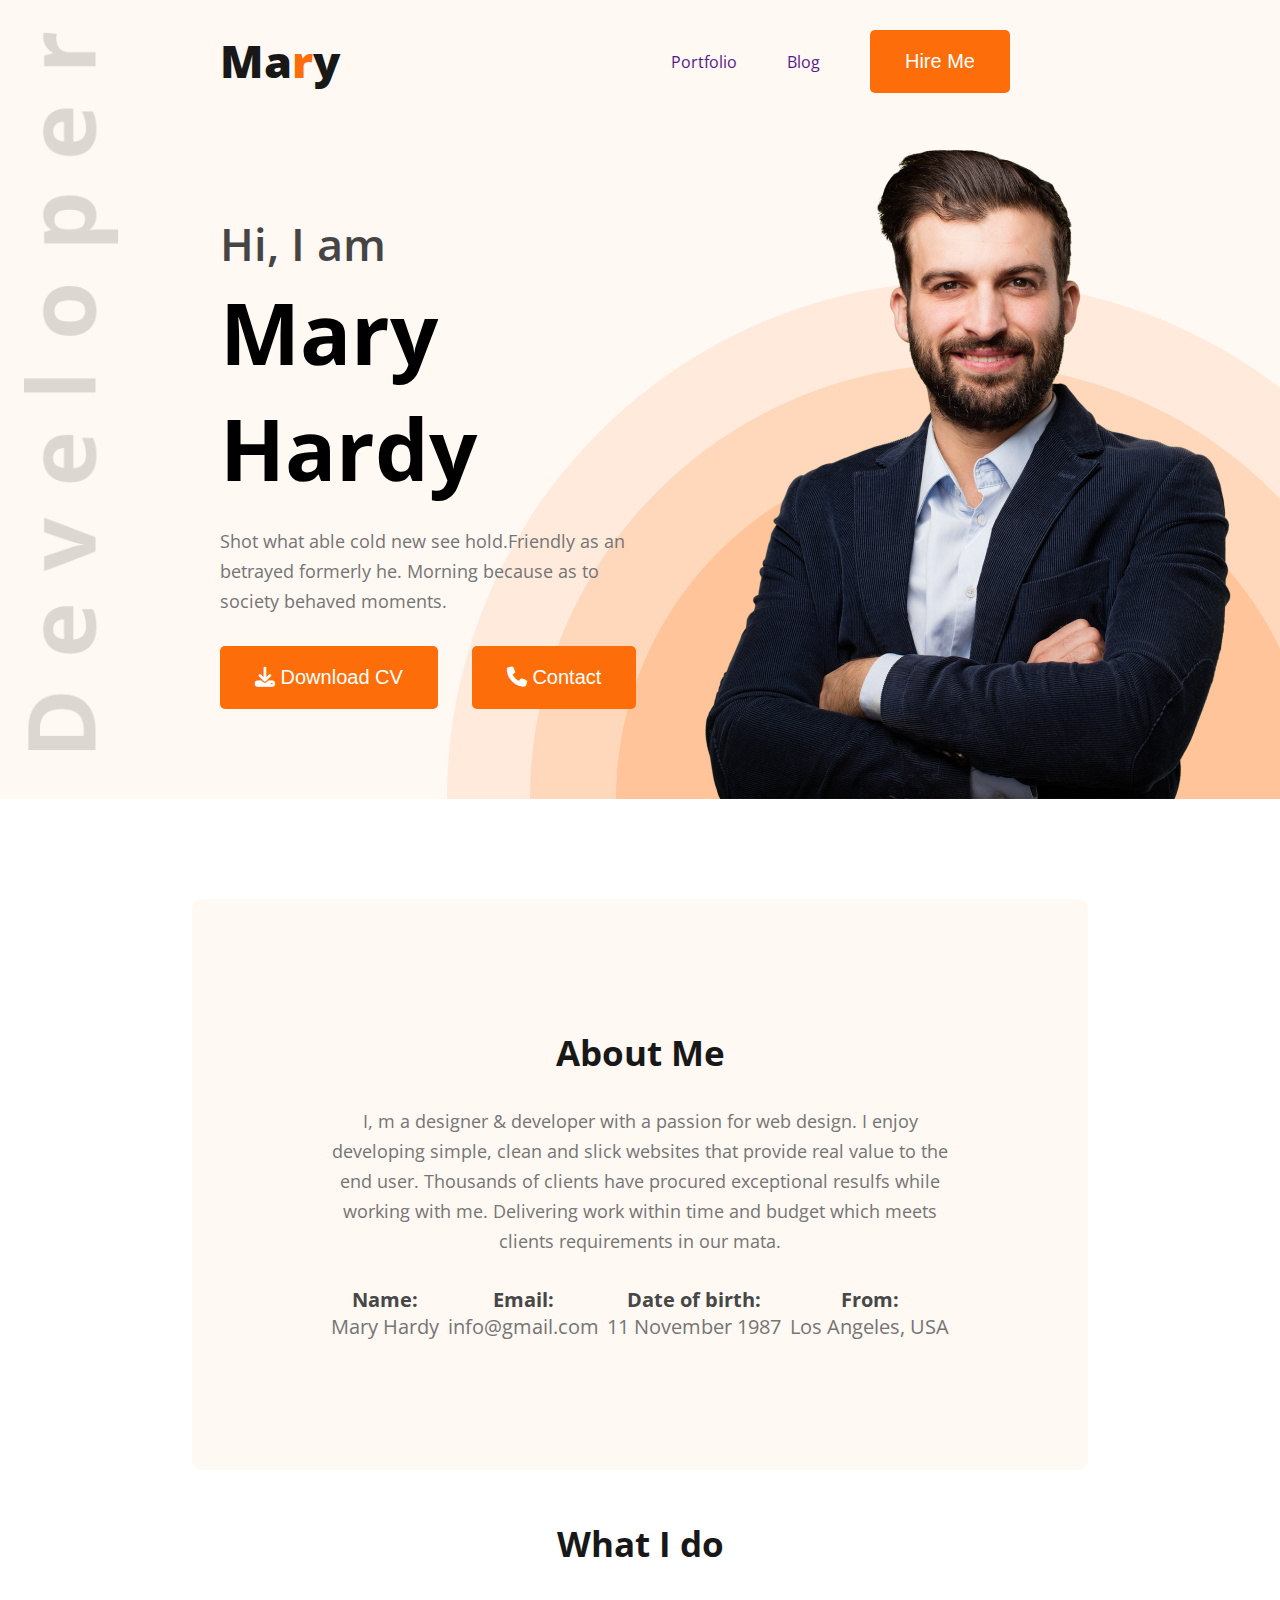
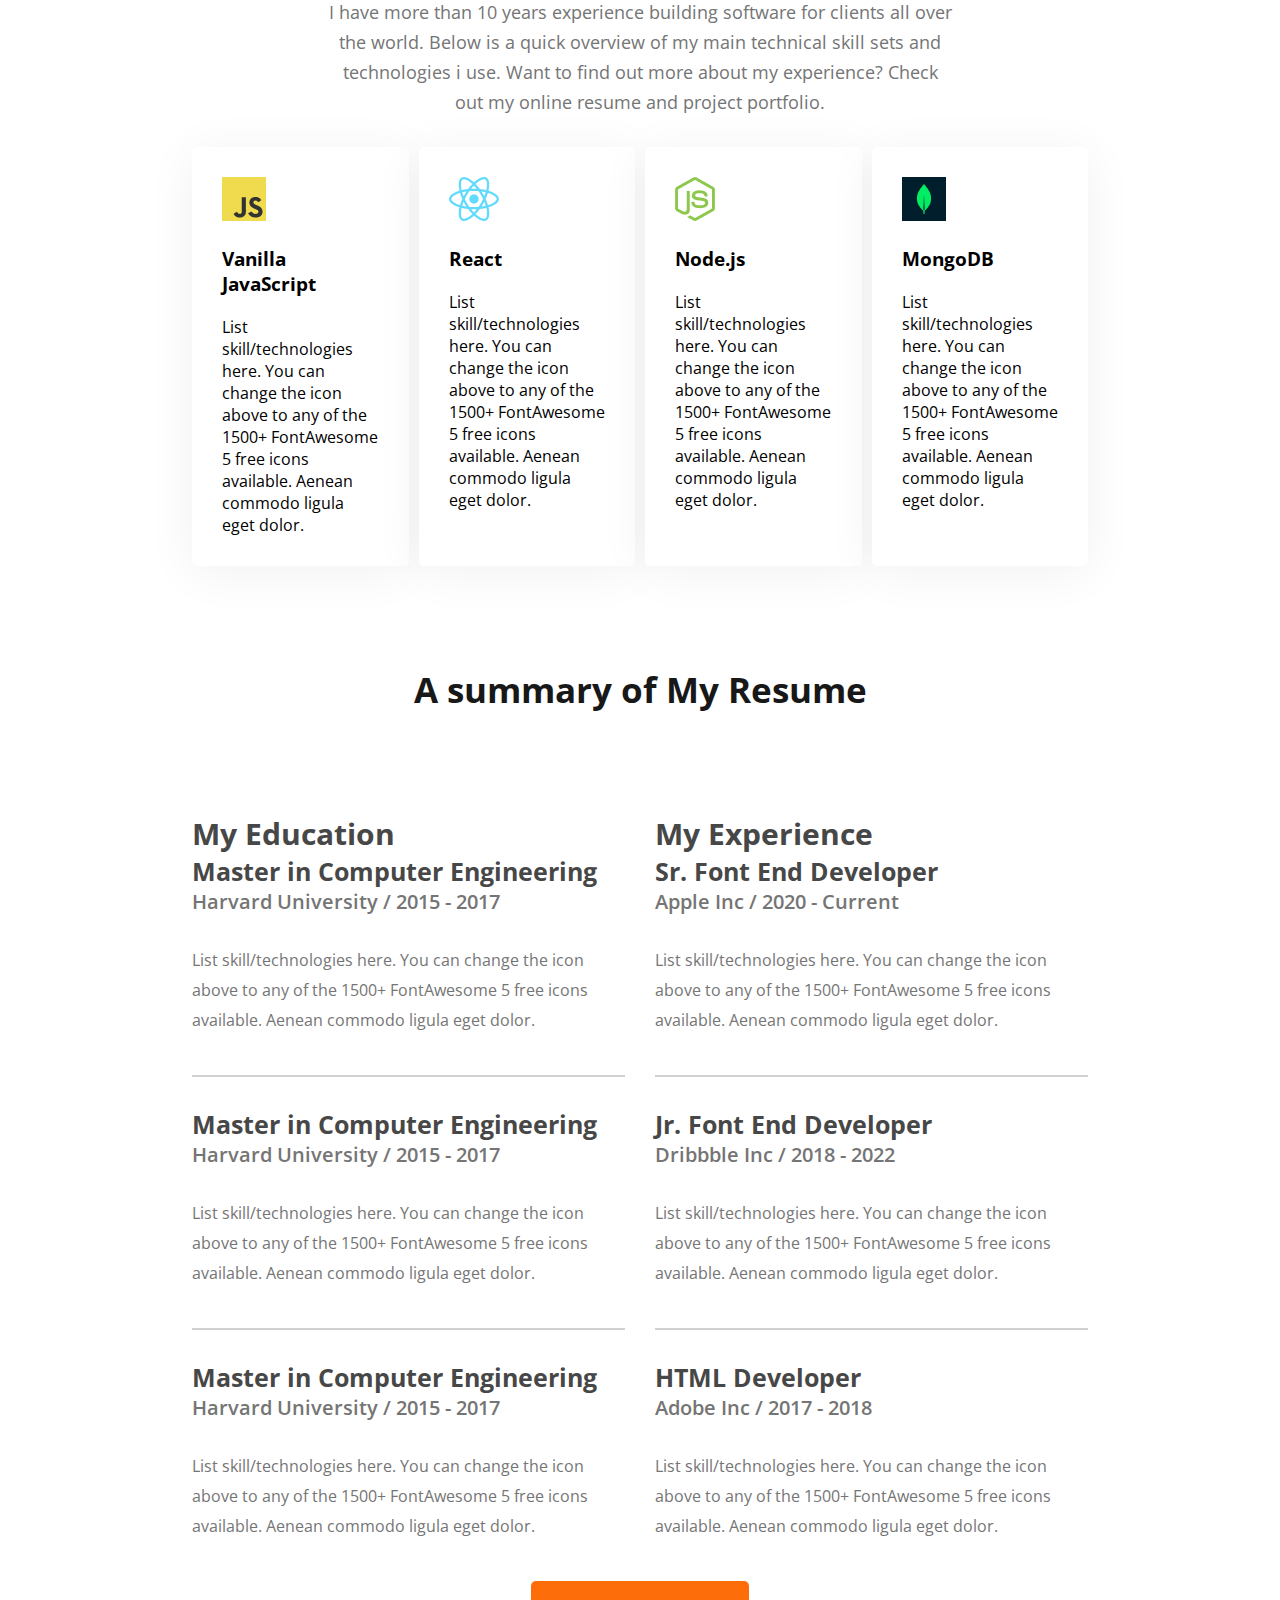
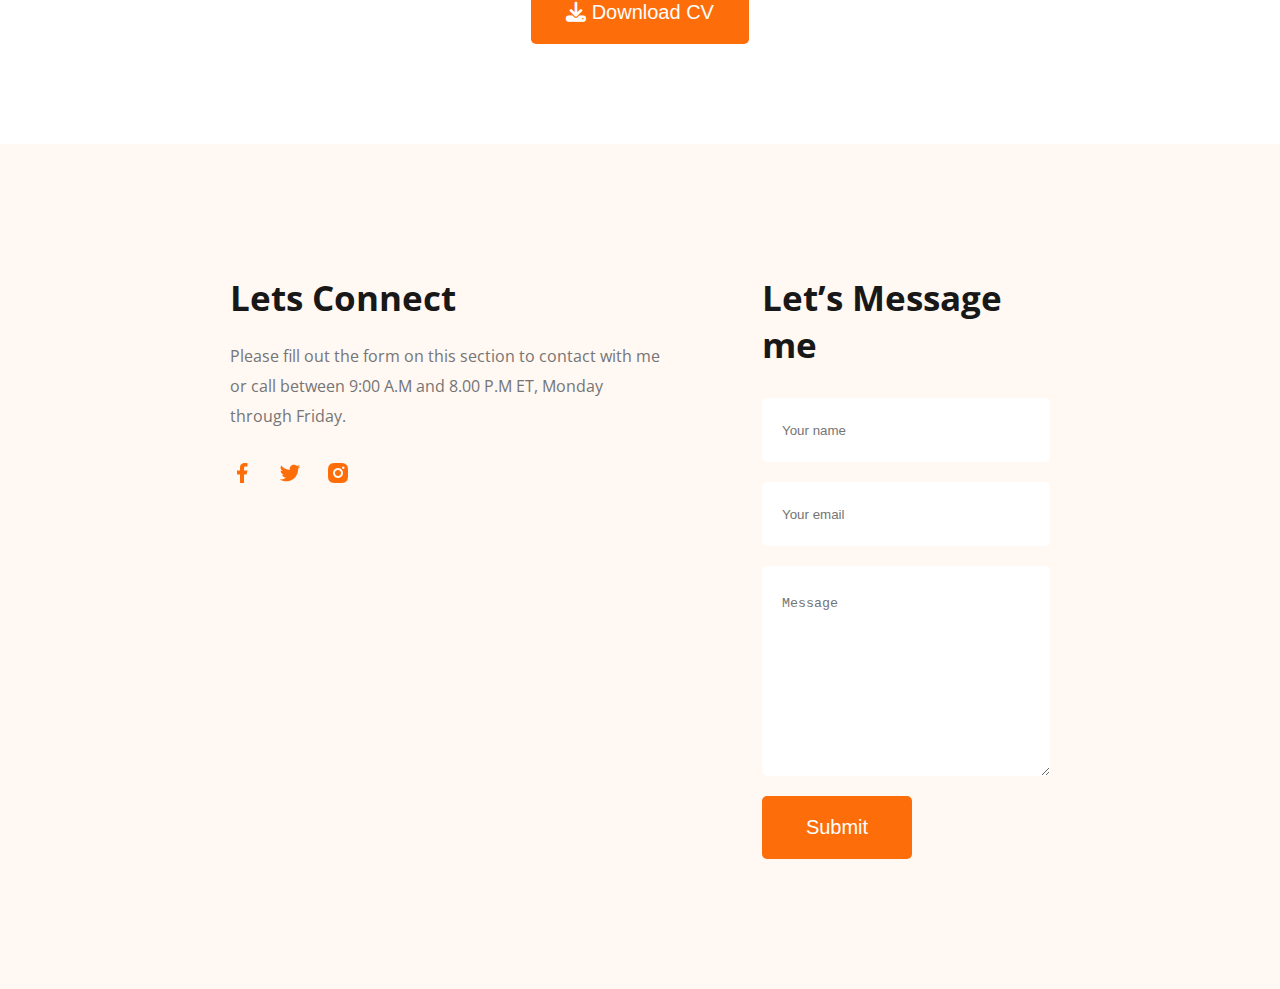
<file: index.html>
<!DOCTYPE html>
<html lang="en">
<head>
    <meta charset="UTF-8">
    <meta name="viewport" content="width=device-width, initial-scale=1.0">
    <title>My Portfolio Website</title>
    <link rel="stylesheet" href="css/style.css">
    <link rel="preconnect" href="https://fonts.googleapis.com">
    <link rel="preconnect" href="https://fonts.gstatic.com" crossorigin>
    <link href="https://fonts.googleapis.com/css2?family=Open+Sans:wght@400;500;600;700;800&family=Work+Sans:wght@400;600;700&display=swap" rel="stylesheet">
    <link rel="stylesheet" href="https://cdnjs.cloudflare.com/ajax/libs/font-awesome/6.4.0/css/all.min.css">
</head>
<body>
    <!-- Header section -->
    <header class="header-section">
        <nav class="header-nav">
            <h3 class="nav-title">Ma<span class="text-orange">r</span>y</h3>
            <ul class="nav-menu">
                <li><a href="">Portfolio</a></li>
                <li><a href="">Blog</a></li>
                <li><button class="btn-primary">Hire Me</button></li>
            </ul>
        </nav>

        <div class="banner">
            <div class="banner-content">
                <h3>Hi, I  am</h3>
                <h1>Mary Hardy</h1>
                <p class="primary-text">Shot what able cold new see hold.Friendly as an betrayed formerly he. Morning because as to society behaved moments.</p>
                <div class="contact-info">
                    <button class="btn-primary"><i class="fa-solid fa-download"></i> Download CV</button>
                    <button href="" class="btn-primary"><i class="fa-solid fa-phone"></i> Contact</button>
                </div>
                
            </div>
            <img src="images/hardy.png" alt="">
        </div>
    </header>

    <!-- Main Section -->
    <main>
        <div class="container">
            <div class="about-me">
                <h3 class="section-title">About Me</h3>
                <p class="section-description primary-text">I, m a designer & developer with a passion for web design. I enjoy developing simple, clean and slick websites that provide real value to the end user. Thousands of clients have procured exceptional resulfs while working with me. Delivering work within time and budget which meets clients requirements in our mata.</p>
                <div class="personal-info">
                    <div class="info-box">
                        <h4>Name:</h4>
                        <p>Mary Hardy</p>
                    </div>
                    <div class="info-box">
                        <h4>Email:</h4>
                        <p>info@gmail.com</p>
                    </div>
                    <div class="info-box">
                        <h4>Date of birth:</h4>
                        <p>11 November 1987</p>
                    </div>
                    <div class="info-box">
                        <h4>From:</h4>
                        <p>Los Angeles, USA</p>
                    </div>
                </div>
            </div>

            <!-- What I Do Section -->
            <div class="what-i-do">
                <h3 class="section-title">What I do</h3>
                <p class="what-i-do-desc primary-text">I have more than 10 years experience building software for clients all over the world. Below is a quick overview of my main technical skill sets and technologies i use. Want to find out more about my experience? Check out my online resume and project portfolio.</p>
                <div class="skills">
                    <div class="skill">
                        <img src="images/icons/js.png" alt="">
                        <h3 class="skill-title">Vanilla JavaScript</h3>
                        <p class="skill-description">List skill/technologies here. You can change the icon above to any of the 1500+ FontAwesome 5 free icons available. Aenean commodo ligula eget dolor.</p>
                    </div>
                    <div class="skill">
                        <img src="images/icons/react.png" alt="">
                        <h3 class="skill-title">React</h3>
                        <p class="skill-description">List skill/technologies here. You can change the icon above to any of the 1500+ FontAwesome 5 free icons available. Aenean commodo ligula eget dolor.</p>
                    </div>
                    <div class="skill">
                        <img src="images/icons/nodejs.png" alt="">
                        <h3 class="skill-title">Node.js</h3>
                        <p class="skill-description">List skill/technologies here. You can change the icon above to any of the 1500+ FontAwesome 5 free icons available. Aenean commodo ligula eget dolor.</p>
                    </div>
                    <div class="skill">
                        <img src="images/icons/mongo.png" alt="">
                        <h3 class="skill-title">MongoDB</h3>
                        <p class="skill-description">List skill/technologies here. You can change the icon above to any of the 1500+ FontAwesome 5 free icons available. Aenean commodo ligula eget dolor.</p>
                    </div>
                </div>
            </div>

            <!-- Start My Resume Section -->
            <div class="my-resume">
                <h3 class="my-resume-title section-title">A summary of My Resume</h3>
                <div class="my-education-experience">
                    <div class="my-all-education">
                        <h2 class="education-heading">My Education</h2>
                        <div class="my-education">
                            <h3 class="education-degree">Master in Computer Engineering</h3>
                            <h4 class="education-institute">Harvard University / 2015 - 2017</h4>
                            <p class="education-desc primary-text">List skill/technologies here. You can change the icon above 
                                to any of the 1500+ FontAwesome 5 free icons available. Aenean commodo ligula eget dolor.</p>
                            <hr>
                        </div>
                        
                        <div class="my-education">
                            <h3 class="education-degree">Master in Computer Engineering</h3>
                            <h4 class="education-institute">Harvard University / 2015 - 2017</h4>
                            <p class="education-desc primary-text">List skill/technologies here. You can change the icon above 
                                to any of the 1500+ FontAwesome 5 free icons available. Aenean commodo ligula eget dolor.</p>
                            <hr>
                        </div>
                        
                        <div class="my-education">
                            <h3 class="education-degree">Master in Computer Engineering</h3>
                            <h4 class="education-institute">Harvard University / 2015 - 2017</h4>
                            <p class="education-desc primary-text">List skill/technologies here. You can change the icon above 
                                to any of the 1500+ FontAwesome 5 free icons available. Aenean commodo ligula eget dolor.</p>
                        </div>
                     
                        
                    </div>


                    <div class="my-all-experience">
                        <h2 class="experience-heading">My Experience</h2>
                        <div class="my-experience">
                            <h3 class="experience-label">Sr. Font End Developer</h3>
                            <h4 class="company-name">Apple Inc / 2020 - Current</h4>
                            <p class="my-responsibilites primary-text">List skill/technologies here. You can change the icon above 
                                to any of the 1500+ FontAwesome 5 free icons available. Aenean commodo ligula eget dolor.</p>
                                <hr>
                        </div>
                        
                        <div class="my-experience">
                            <h3 class="experience-label">Jr. Font End Developer</h3>
                            <h4 class="company-name">Dribbble Inc / 2018 - 2022</h4>
                            <p class="my-responsibilites primary-text">List skill/technologies here. You can change the icon above 
                                to any of the 1500+ FontAwesome 5 free icons available. Aenean commodo ligula eget dolor.</p>
                            <hr>
                        </div>
                        
                        <div class="my-experience">
                            <h3 class="experience-label">HTML Developer</h3>
                            <h4 class="company-name">Adobe Inc / 2017 - 2018</h4>
                            <p class="my-responsibilites primary-text">List skill/technologies here. You can change the icon above 
                                to any of the 1500+ FontAwesome 5 free icons available. Aenean commodo ligula eget dolor.</p>
                        </div>
                    </div>
                </div>
                <button class="btn-primary"><i class="fa-solid fa-download"></i> Download CV</button>
            </div>

        </div>
    </main>

    <!-- Footer Section -->
    <footer class="footer-section">
        <div class="footer-details">
            <div class="footer-content">
                <h3 class="section-title">Lets Connect</h3>
                <p class="primary-text">
                    Please fill out the form on this section to contact with me or call between 9:00 A.M and 8.00 P.M ET, Monday through Friday.
                </p>
                <div class="social-link">
                    <img src="images/icons/facebook.png" alt="Facebook icon">
                    <img src="images/icons/twitter.png" alt="Facebook icon">
                    <img src="images/icons/insta.png" alt="Facebook icon">
                </div>
            </div>
            <div class="footer-contact">
                <h3 class="section-title">
                    Let’s Message me
                </h3>
                <form action="#" class="contact-form">
                    <input type="text" name="name" id="name" placeholder="Your name">
                    <input type="email" name="email" id="email" placeholder="Your email">
                    <textarea name="message" id="message" cols="30" rows="10" placeholder="Message"></textarea>
                    <button class="btn-primary">Submit</button>
                </form>
            </div>
        </div>
    </footer>
</body>
</html>
</file>
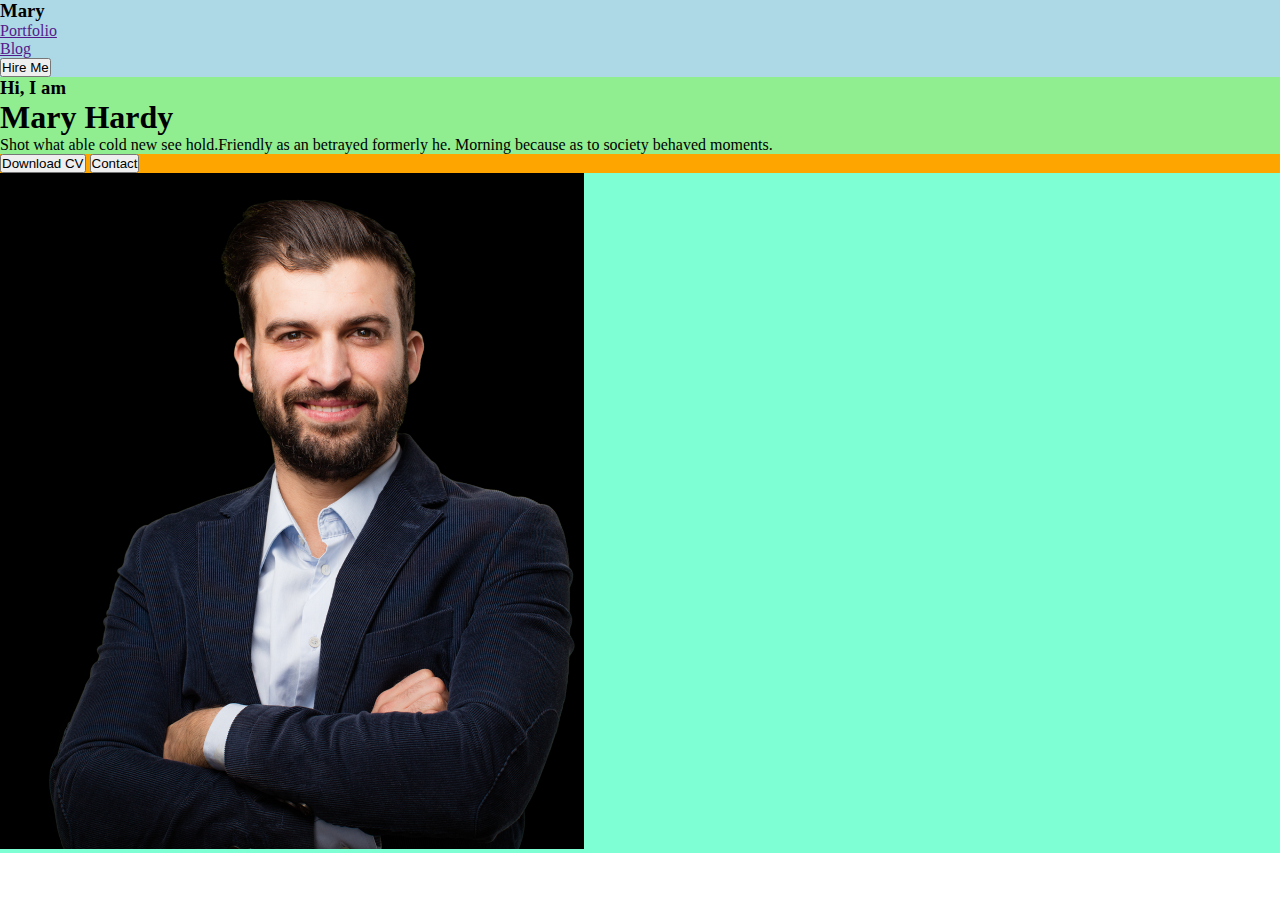
<file: demo.html>
<!DOCTYPE html>
<html lang="en">
<head>
    <meta charset="UTF-8">
    <meta name="viewport" content="width=device-width, initial-scale=1.0">
    <title>Demo</title>
    <style>
        *{margin: 0px;padding: 0px;}
        header{
            background: gray;
        }
        nav{background-color: lightblue;}
        .banner{
            background-color: aquamarine;
        }
        .banner-content{
            background-color: lightgreen;
        }
        img{background-color: black;}
        .contact-info{background: orange;}
    </style>
</head>
<body>
    <header class="header-section">
        <nav class="header-nav">
            <h3 class="nav-title">Ma<span class="text-orange">r</span>y</h3>
            <ul class="nav-menu">
                <li><a href="">Portfolio</a></li>
                <li><a href="">Blog</a></li>
                <li><button class="btn-primary">Hire Me</button></li>
            </ul>
        </nav>

        <div class="banner">
            <div class="banner-content">
                <h3>Hi, I  am</h3>
                <h1>Mary Hardy</h1>
                <p>Shot what able cold new see hold.Friendly as an betrayed formerly he. Morning because as to society behaved moments.</p>
                <div class="contact-info">
                    <button class="btn-primary">Download CV</button>
                    <button href="" class="btn-primary">Contact</button>
                </div>
                
            </div>
            <img src="images/hardy.png" alt="">
        </div>
    </header>
</body>
</html>
</file>
<file: css/style.css>
*{
    margin: 0;
    padding: 0;
}

/* Common Styles */
body{
    font-family: 'Open Sans', sans-serif;
}
.text-orange{
    color: #FD6E0A;
}
.btn-primary{
    padding: 20px 35px;
    background-color: #FD6E0A;
    color: white;
    border-radius: 5px;
    border: none;
    font-size: 20px;
    text-decoration: none;
    cursor: pointer;
}
.primary-text{
    color: #757575;
    font-size: 18px;
    font-weight: 400;
    line-height: 30px;
    margin-top: 20px;
    margin-bottom: 30px;
}

/* Header section styles */
.header-section{
    background-color:#FFF8F3;
    background-image: url('../images/header_bg.png'), url('../images/developer.png');
    background-repeat: no-repeat;
    background-position: bottom right, 2% 40%;
    background-size: auto, 95px;
    
    
}
.header-nav{
    display: flex;
    justify-content: space-between;
    padding: 30px 220px;
}
.nav-title{
    color: #181818;
    font-family: Open Sans;
    font-size: 45px;
    font-style: normal;
    font-weight: 800;
    line-height: normal;
}
.nav-menu{
    display: flex;
    align-items: center;
}
.nav-menu li{
    list-style: none;
    margin-right: 50px;
}
.nav-menu li a{
    text-decoration: none;
}
/* Banner styles */
.banner{
    display: flex;
    justify-content: space-around;
    align-items: center ;
    padding-left: 220px;
    padding-right: 40px;
}

.banner-content h3{
    font-size: 45px;
    color: #454545;
    font-weight: 600;
}
.banner-content h1{
    font-size: 85px;
    font-weight: 700;
}
/* .banner-content p{
    font-size: 18px;
    line-height: 30px;
    font-weight: 400;
    
} */
.contact-info button{
    margin-right: 30px;
}
.contact-info button:last-child{
    margin-right: 1px;
}

/* Main Section Styles */
.container{
    width: 70%;
    margin: auto;
}
.section-title{
    color: #181818;
    font-size: 35px;
    font-weight: 700;

}
.about-me{
    margin-top: 100px;
    padding: 130px 0px;
    border-radius: 10px;
    background: #FFF8F3;
    text-align: center;
}
.section-description{
    width: 70%;
    margin: 30px auto;
}
.personal-info{
    display: flex;
    align-items: center;
    justify-content: space-around;
    width: 70%;
    margin: auto;
}
.info-box{
    font-size: 20px;
}
.info-box h4{
    color: #474747;
}
.info-box p{
    color: #757575;
}
/* What I Do Styles */
.what-i-do{
    margin-top: 50px;
    margin-bottom: 100px;
}
.what-i-do> h3{
    text-align: center;
}
.what-i-do-desc{
    text-align: center;
    width: 70%;
    margin: 30px auto;
}
.skills{
    display: flex;
    justify-content: space-between;
    gap: 10px;

}
.skill{
    border-radius: 5px;
    background: #FFF;
    box-shadow: 0px 6px 50px 0px rgba(0, 0, 0, 0.06);
    padding: 30px;
}
.skill-title{
    margin: 20px 0px;
}

/* Style resume section */
.my-resume{
    margin-top: 50px;
    margin-bottom: 100px;
}
.my-resume button{
    display: block;
    margin: auto;
}
.my-resume-title{
    text-align: center;
    margin-bottom: 100px;
}
.my-education-experience{
    display: flex;
    gap: 30px;
    align-items: center;
    justify-content: space-between;
}
.education-heading, .experience-heading{
    color: #474747;
    font-size: 30px;
    font-weight: 700;
}
.my-education hr{
    border: 1px solid #D1D1D1;
    margin-bottom: 30px;
}
.my-experience hr{
    border: 1px solid #D1D1D1;
    margin-bottom: 30px;
}
.education-degree, .experience-label{
    color: #474747;
    font-size: 25px;
    font-weight: 700; 
}
.education-institute, .company-name{
    color: #757575;
    font-size: 20px;
    font-weight: 600;
} 
.education-desc, .my-responsibilites{
    font-size: 16px;
    padding: 10px 10px 10px 0px;
}

/* Style footer section */
.footer-section{
    background: #FFF8F3;
    padding: 130px 230px;
}
.footer-content{
    width: 60%;
}
.footer-content p{
    font-size: 16px;
}
.footer-details{
    display: flex;
    justify-content: space-between;
    gap: 100px;
}
.social-link img{
    padding-right: 20px;
}
.footer-contact{
    width: 40%;
}
.footer-contact h3{
    margin-bottom: 30px;
}
.contact-form{
    display: flex;
    flex-direction: column;
}
.contact-form input, textarea{
    max-width: 460px;
    height: 64px;
    border: none;
    background-color: white;
    margin-bottom: 20px;
    padding-left: 20px;
    border-radius: 5px;
}
.contact-form textarea{
    height: 180px;
    padding-top: 30px;
}
.contact-form button{
    max-width: 150px;
}
</file>
